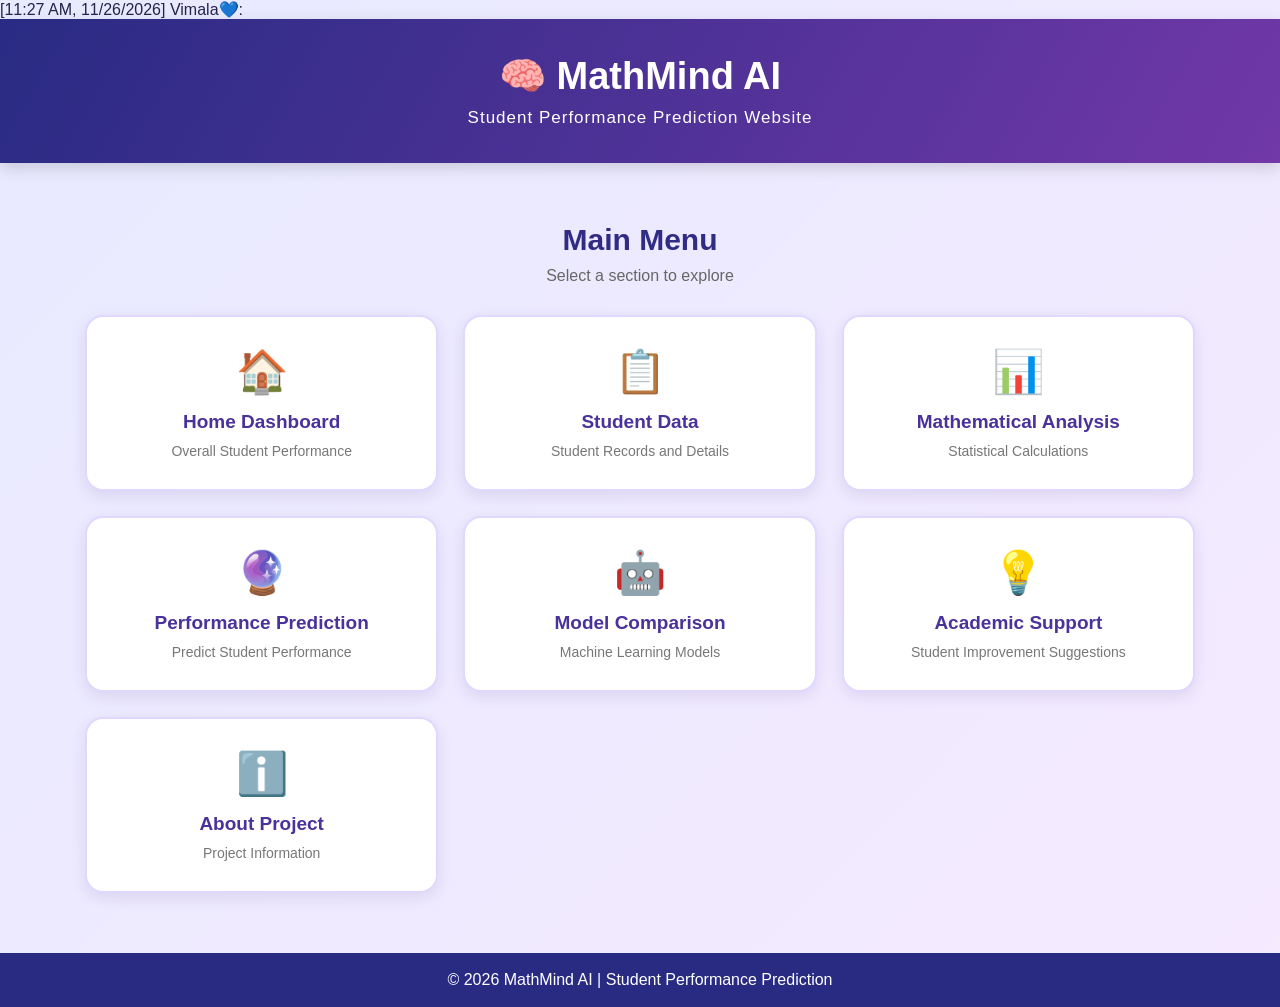
<file: index.html>
[11:27 AM, 11/26/2026] Vimala💙: <!DOCTYPE html>
<html lang="en">
<head>
    <meta charset="UTF-8">
    <meta name="viewport" content="width=device-width, initial-scale=1.0">
    <title>MathMind AI</title>
    <link rel="stylesheet" href="style.css">
</head>
<body>

    <header class="main-header">
        <h1>🧠 MathMind AI</h1>
        <p>Student Performance Prediction Website</p>
    </header>

    <main class="menu-container">

        <h2>Main Menu</h2>
        <p>Select a section to explore</p>

        <div class="menu-grid">

            <a href="dashboard.html" class="menu-card">
                <span>🏠</span>
                <h3>Home Dashboard</h3>
                <p>Overall Student Performance</p>
            </a>

            <a href="student.html" class="menu-card">
                <span>📋</span>
                <h3>Student Data</h3>
                <p>Student Records and Details</p>
            </a>

            <a href="analysis.html" class="menu-card">
                <span>📊</span>
                <h3>Mathematical Analysis</h3>
                <p>Statistical Calculations</p>
            </a>

            <a href="prediction.html" class="menu-card">
                <span>🔮</span>
                <h3>Performance Prediction</h3>
                <p>Predict Student Performance</p>
            </a>

            <a href="comparison.html" class="menu-card">
                <span>🤖</span>
                <h3>Model Comparison</h3>
                <p>Machine Learning Models</p>
            </a>

            <a href="support.html" class="menu-card">
                <span>💡</span>
                <h3>Academic Support</h3>
                <p>Student Improvement Suggestions</p>
            </a>

            <a href="about.html" class="menu-card">
                <span>ℹ️</span>
                <h3>About Project</h3>
                <p>Project Information</p>
            </a>

        </div>
    </main>

    <footer>
        <p>© 2026 MathMind AI | Student Performance Prediction</p>
    </footer>

</body>
</html>
</file>
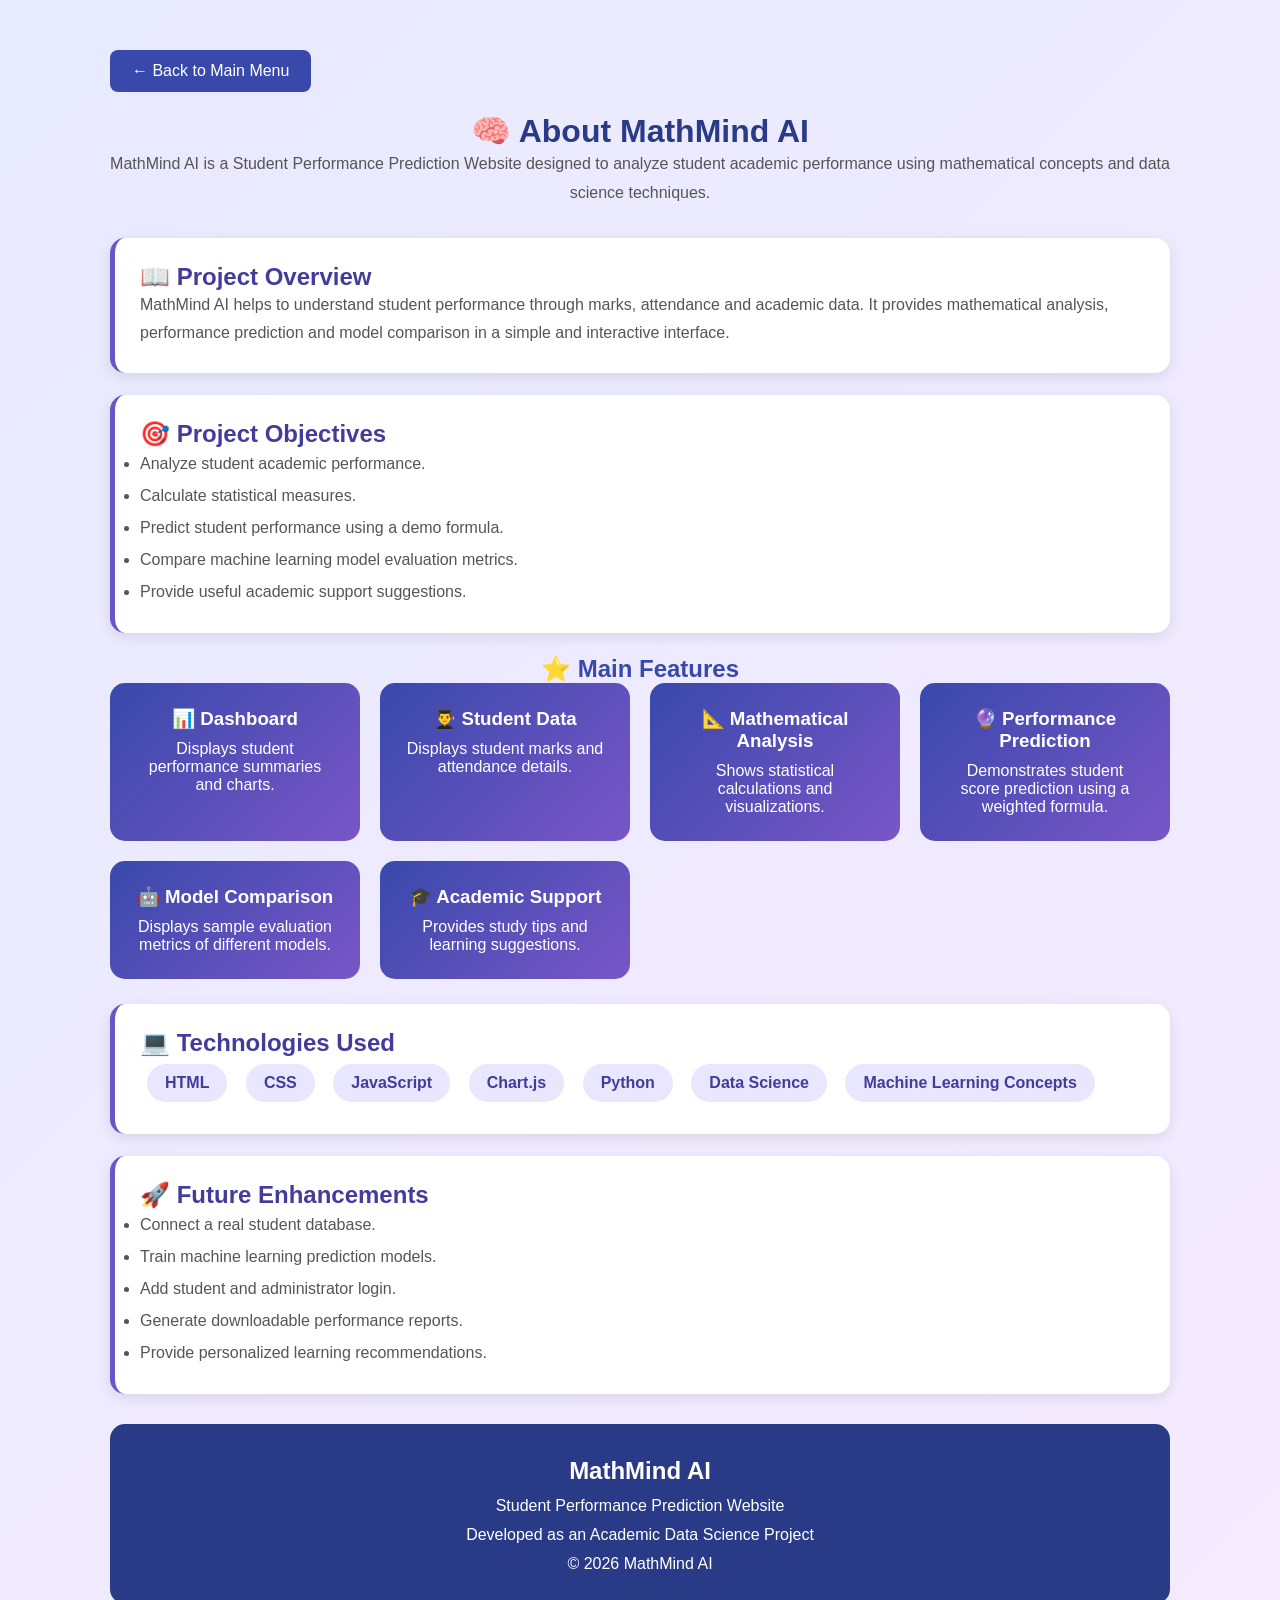
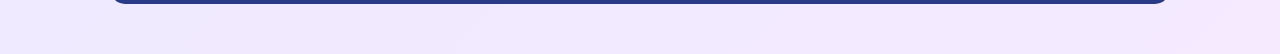
<file: about.html>
<!DOCTYPE html><html lang="en">
<head>
    <meta charset="UTF-8">
    <meta name="viewport" content="width=device-width, initial-scale=1.0">
    <title>About Project - MathMind AI</title>
    <link rel="stylesheet" href="style.css"><style>
    .about-container {
        max-width: 1100px;
        margin: 30px auto;
        padding: 20px;
    }

    .page-title {
        text-align: center;
        color: #293b86;
        font-size: 32px;
    }

    .intro {
        text-align: center;
        color: #555;
        line-height: 1.8;
        margin-bottom: 30px;
    }

    .about-box {
        background: white;
        padding: 25px;
        border-radius: 15px;
        margin-bottom: 22px;
        box-shadow: 0 4px 14px #00000018;
        border-left: 5px solid #6557c8;
    }

    .about-box h2 {
        color: #443c9b;
        margin-top: 0;
    }

    .about-box p {
        color: #555;
        line-height: 1.8;
    }

    .about-box ul {
        color: #555;
        line-height: 2;
    }

    .feature-grid {
        display: grid;
        grid-template-columns: repeat(auto-fit, minmax(220px, 1fr));
        gap: 20px;
        margin-bottom: 25px;
    }

    .feature-card {
        background: linear-gradient(135deg, #3949ab, #7956c8);
        color: white;
        text-align: center;
        padding: 25px;
        border-radius: 15px;
    }

    .feature-card h3 {
        margin-bottom: 10px;
    }

    .technology {
        display: inline-block;
        background: #e9e6ff;
        color: #443c9b;
        padding: 10px 18px;
        border-radius: 20px;
        margin: 7px;
        font-weight: bold;
    }

    .project-footer {
        background: #293b86;
        color: white;
        text-align: center;
        padding: 25px;
        border-radius: 15px;
        margin-top: 30px;
        line-height: 1.8;
    }

    .back-btn {
        display: inline-block;
        background: #3949ab;
        color: white;
        padding: 12px 22px;
        text-decoration: none;
        border-radius: 8px;
        margin-bottom: 20px;
    }

    @media(max-width: 600px) {
        .page-title {
            font-size: 26px;
        }
    }
</style>

</head><body><div class="about-container"><a href="index.html" class="back-btn">← Back to Main Menu</a>

<h1 class="page-title">🧠 About MathMind AI</h1>

<p class="intro">
    MathMind AI is a Student Performance Prediction Website
    designed to analyze student academic performance using
    mathematical concepts and data science techniques.
</p>

<div class="about-box">
    <h2>📖 Project Overview</h2>
    <p>
        MathMind AI helps to understand student performance
        through marks, attendance and academic data.
        It provides mathematical analysis, performance prediction
        and model comparison in a simple and interactive interface.
    </p>
</div>

<div class="about-box">
    <h2>🎯 Project Objectives</h2>
    <ul>
        <li>Analyze student academic performance.</li>
        <li>Calculate statistical measures.</li>
        <li>Predict student performance using a demo formula.</li>
        <li>Compare machine learning model evaluation metrics.</li>
        <li>Provide useful academic support suggestions.</li>
    </ul>
</div>

<h2 style="text-align:center;color:#3949ab;">
    ⭐ Main Features
</h2>

<div class="feature-grid">

    <div class="feature-card">
        <h3>📊 Dashboard</h3>
        <p>Displays student performance summaries and charts.</p>
    </div>

    <div class="feature-card">
        <h3>👨‍🎓 Student Data</h3>
        <p>Displays student marks and attendance details.</p>
    </div>

    <div class="feature-card">
        <h3>📐 Mathematical Analysis</h3>
        <p>Shows statistical calculations and visualizations.</p>
    </div>

    <div class="feature-card">
        <h3>🔮 Performance Prediction</h3>
        <p>Demonstrates student score prediction using a weighted formula.</p>
    </div>

    <div class="feature-card">
        <h3>🤖 Model Comparison</h3>
        <p>Displays sample evaluation metrics of different models.</p>
    </div>

    <div class="feature-card">
        <h3>🎓 Academic Support</h3>
        <p>Provides study tips and learning suggestions.</p>
    </div>

</div>

<div class="about-box">
    <h2>💻 Technologies Used</h2>

    <span class="technology">HTML</span>
    <span class="technology">CSS</span>
    <span class="technology">JavaScript</span>
    <span class="technology">Chart.js</span>
    <span class="technology">Python</span>
    <span class="technology">Data Science</span>
    <span class="technology">Machine Learning Concepts</span>
</div>

<div class="about-box">
    <h2>🚀 Future Enhancements</h2>
    <ul>
        <li>Connect a real student database.</li>
        <li>Train machine learning prediction models.</li>
        <li>Add student and administrator login.</li>
        <li>Generate downloadable performance reports.</li>
        <li>Provide personalized learning recommendations.</li>
    </ul>
</div>

<div class="project-footer">
    <h2>MathMind AI</h2>
    <p>Student Performance Prediction Website</p>
    <p>Developed as an Academic Data Science Project</p>
    <p>© 2026 MathMind AI</p>
</div>

</div></body>
</html>
</file>
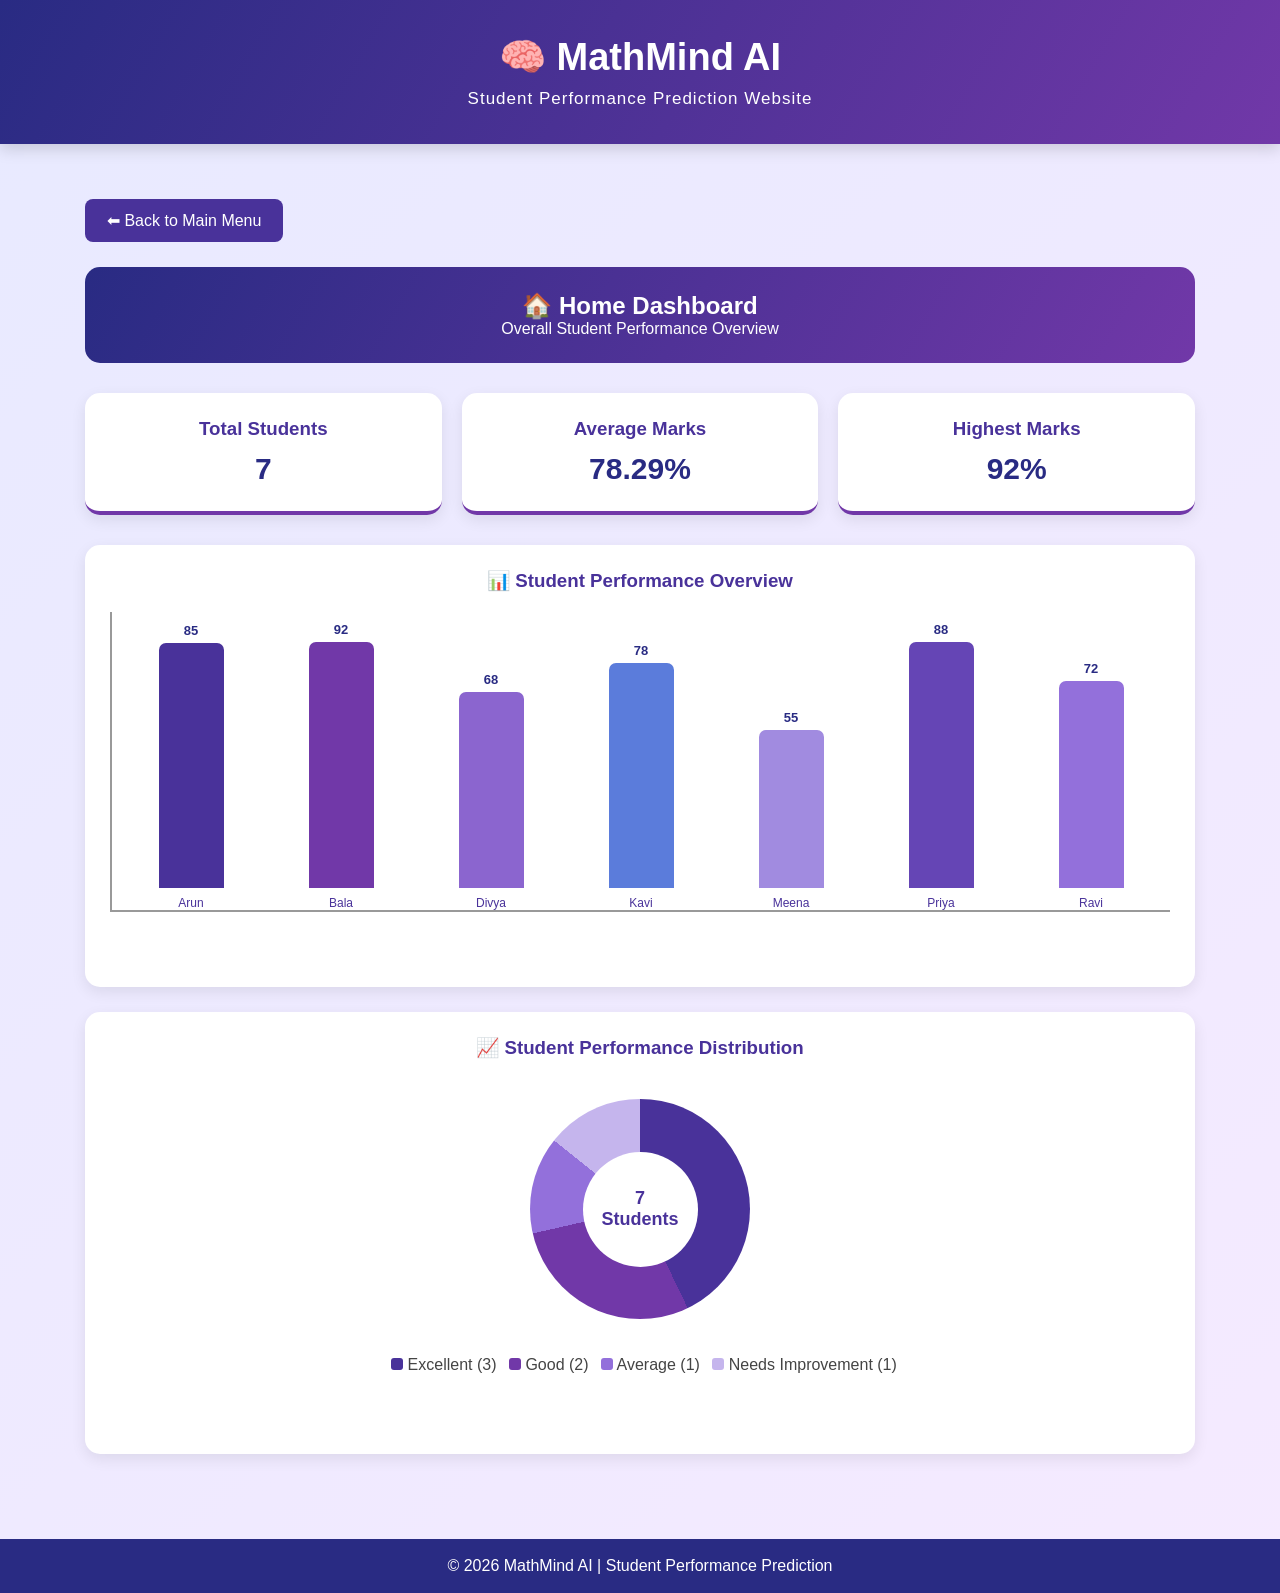
<file: dashboard.html>
<!DOCTYPE html><html lang="en">
<head>
    <meta charset="UTF-8">
    <meta name="viewport" content="width=device-width, initial-scale=1.0">
    <title>MathMind AI - Home Dashboard</title>
    <link rel="stylesheet" href="style.css"><style>
    .dashboard {
        max-width: 1150px;
        margin: 35px auto;
        padding: 20px;
    }

    .page-heading {
        background: linear-gradient(120deg, #292b83, #7138a8);
        color: white;
        padding: 25px;
        border-radius: 15px;
        text-align: center;
        margin-bottom: 30px;
    }

    .back-button {
        display: inline-block;
        background: #49329a;
        color: white;
        padding: 12px 22px;
        border-radius: 8px;
        text-decoration: none;
        margin-bottom: 25px;
    }

    .back-button:hover {
        background: #7138a8;
    }

    .stats {
        display: grid;
        grid-template-columns: repeat(3, 1fr);
        gap: 20px;
        margin-bottom: 30px;
    }

    .stat-card {
        background: white;
        padding: 25px;
        text-align: center;
        border-radius: 15px;
        box-shadow: 0 5px 15px #00000015;
        border-bottom: 4px solid #7138a8;
    }

    .stat-card h3 {
        color: #49329a;
        margin-bottom: 12px;
    }

    .stat-card p {
        font-size: 30px;
        font-weight: bold;
        color: #292b83;
    }

    .chart-container {
        background: white;
        padding: 25px;
        border-radius: 15px;
        box-shadow: 0 5px 15px #00000015;
        margin-bottom: 25px;
    }

    .chart-container h3 {
        color: #49329a;
        text-align: center;
        margin-bottom: 20px;
    }

    .chart-area {
        position: relative;
        height: 350px;
    }

    /* Bar Chart */

    .bar-chart {
        height: 300px;
        display: flex;
        align-items: flex-end;
        justify-content: space-around;
        border-left: 2px solid #999;
        border-bottom: 2px solid #999;
        padding: 10px 10px 0;
        gap: 12px;
    }

    .bar-item {
        height: 100%;
        flex: 1;
        display: flex;
        flex-direction: column;
        justify-content: flex-end;
        align-items: center;
    }

    .bar-value {
        font-size: 13px;
        font-weight: bold;
        color: #292b83;
        margin-bottom: 5px;
    }

    .bar {
        width: 65%;
        max-width: 65px;
        min-height: 5px;
        border-radius: 7px 7px 0 0;
        background: linear-gradient(to top, #49329a, #9370db);
    }

    .bar-label {
        font-size: 12px;
        color: #49329a;
        margin-top: 8px;
        text-align: center;
    }

    /* Doughnut Chart */

    .doughnut-area {
        display: flex;
        justify-content: center;
        align-items: center;
        height: 260px;
    }

    .doughnut-chart {
        width: 220px;
        height: 220px;
        border-radius: 50%;
        background: conic-gradient(
            #49329a 0% 42.86%,
            #7138a8 42.86% 71.43%,
            #9370db 71.43% 85.71%,
            #c5b5ed 85.71% 100%
        );
        display: flex;
        justify-content: center;
        align-items: center;
    }

    .doughnut-center {
        width: 115px;
        height: 115px;
        background: white;
        border-radius: 50%;
        display: flex;
        justify-content: center;
        align-items: center;
        text-align: center;
        color: #49329a;
        font-weight: bold;
        font-size: 18px;
    }

    .chart-legend {
        text-align: center;
        line-height: 2;
        margin-top: 10px;
        color: #444;
    }

    .legend-color {
        display: inline-block;
        width: 12px;
        height: 12px;
        border-radius: 3px;
        margin-left: 8px;
    }

    .color1 { background: #49329a; }
    .color2 { background: #7138a8; }
    .color3 { background: #9370db; }
    .color4 { background: #c5b5ed; }

    @media(max-width: 650px) {
        .stats {
            grid-template-columns: 1fr;
        }

        .bar-chart {
            gap: 5px;
        }

        .bar-label {
            font-size: 10px;
        }

        .bar-value {
            font-size: 11px;
        }
    }
</style>

</head><body><header class="main-header">
    <h1>🧠 MathMind AI</h1>
    <p>Student Performance Prediction Website</p>
</header><main class="dashboard"><a href="index.html" class="back-button">⬅ Back to Main Menu</a>

<div class="page-heading">
    <h2>🏠 Home Dashboard</h2>
    <p>Overall Student Performance Overview</p>
</div>

<section class="stats">

    <div class="stat-card">
        <h3>Total Students</h3>
        <p>7</p>
    </div>

    <div class="stat-card">
        <h3>Average Marks</h3>
        <p>78.29%</p>
    </div>

    <div class="stat-card">
        <h3>Highest Marks</h3>
        <p>92%</p>
    </div>

</section>

<section class="chart-container">
    <h3>📊 Student Performance Overview</h3>

    <div class="chart-area">
        <div class="bar-chart" id="marksChart"></div>
    </div>
</section>

<section class="chart-container">
    <h3>📈 Student Performance Distribution</h3>

    <div class="chart-area">

        <div class="doughnut-area">
            <div class="doughnut-chart">
                <div class="doughnut-center">
                    7<br>Students
                </div>
            </div>
        </div>

        <div class="chart-legend">
            <span class="legend-color color1"></span> Excellent (3)
            <span class="legend-color color2"></span> Good (2)
            <span class="legend-color color3"></span> Average (1)
            <span class="legend-color color4"></span> Needs Improvement (1)
        </div>

    </div>
</section>

</main><footer>
    <p>© 2026 MathMind AI | Student Performance Prediction</p>
</footer><script>

    const studentNames = [
        "Arun", "Bala", "Divya", "Kavi",
        "Meena", "Priya", "Ravi"
    ];

    const marks = [85, 92, 68, 78, 55, 88, 72];

    const colors = [
        "#49329a",
        "#7138a8",
        "#8b65cf",
        "#5b7cdb",
        "#a18be0",
        "#6545b5",
        "#9370db"
    ];

    const chart = document.getElementById("marksChart");

    studentNames.forEach((name, index) => {

        const item = document.createElement("div");

        item.className = "bar-item";

        item.innerHTML = `
            <div class="bar-value">${marks[index]}</div>

            <div class="bar"
                 style="height:${marks[index]}%;
                        background:${colors[index]}">
            </div>

            <div class="bar-label">${name}</div>
        `;

        chart.appendChild(item);

    });

</script></body>
</html>
</file>
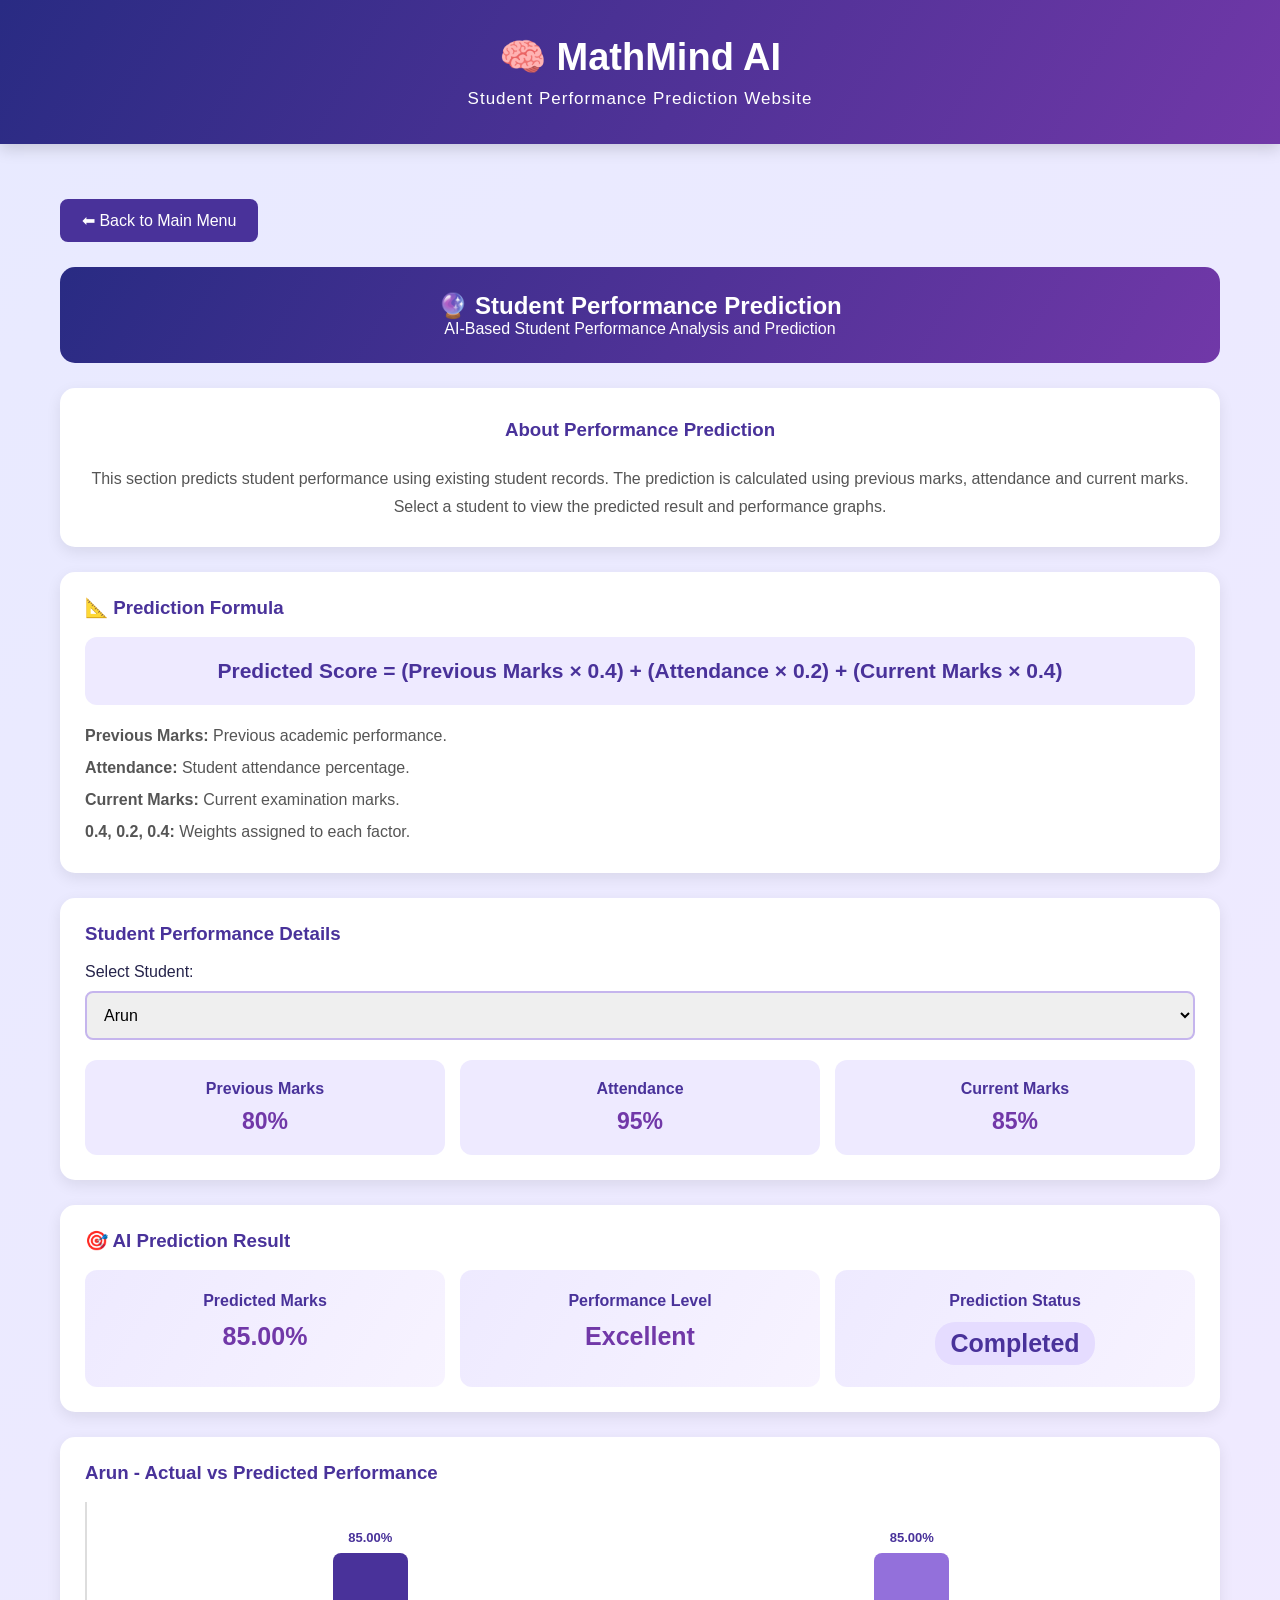
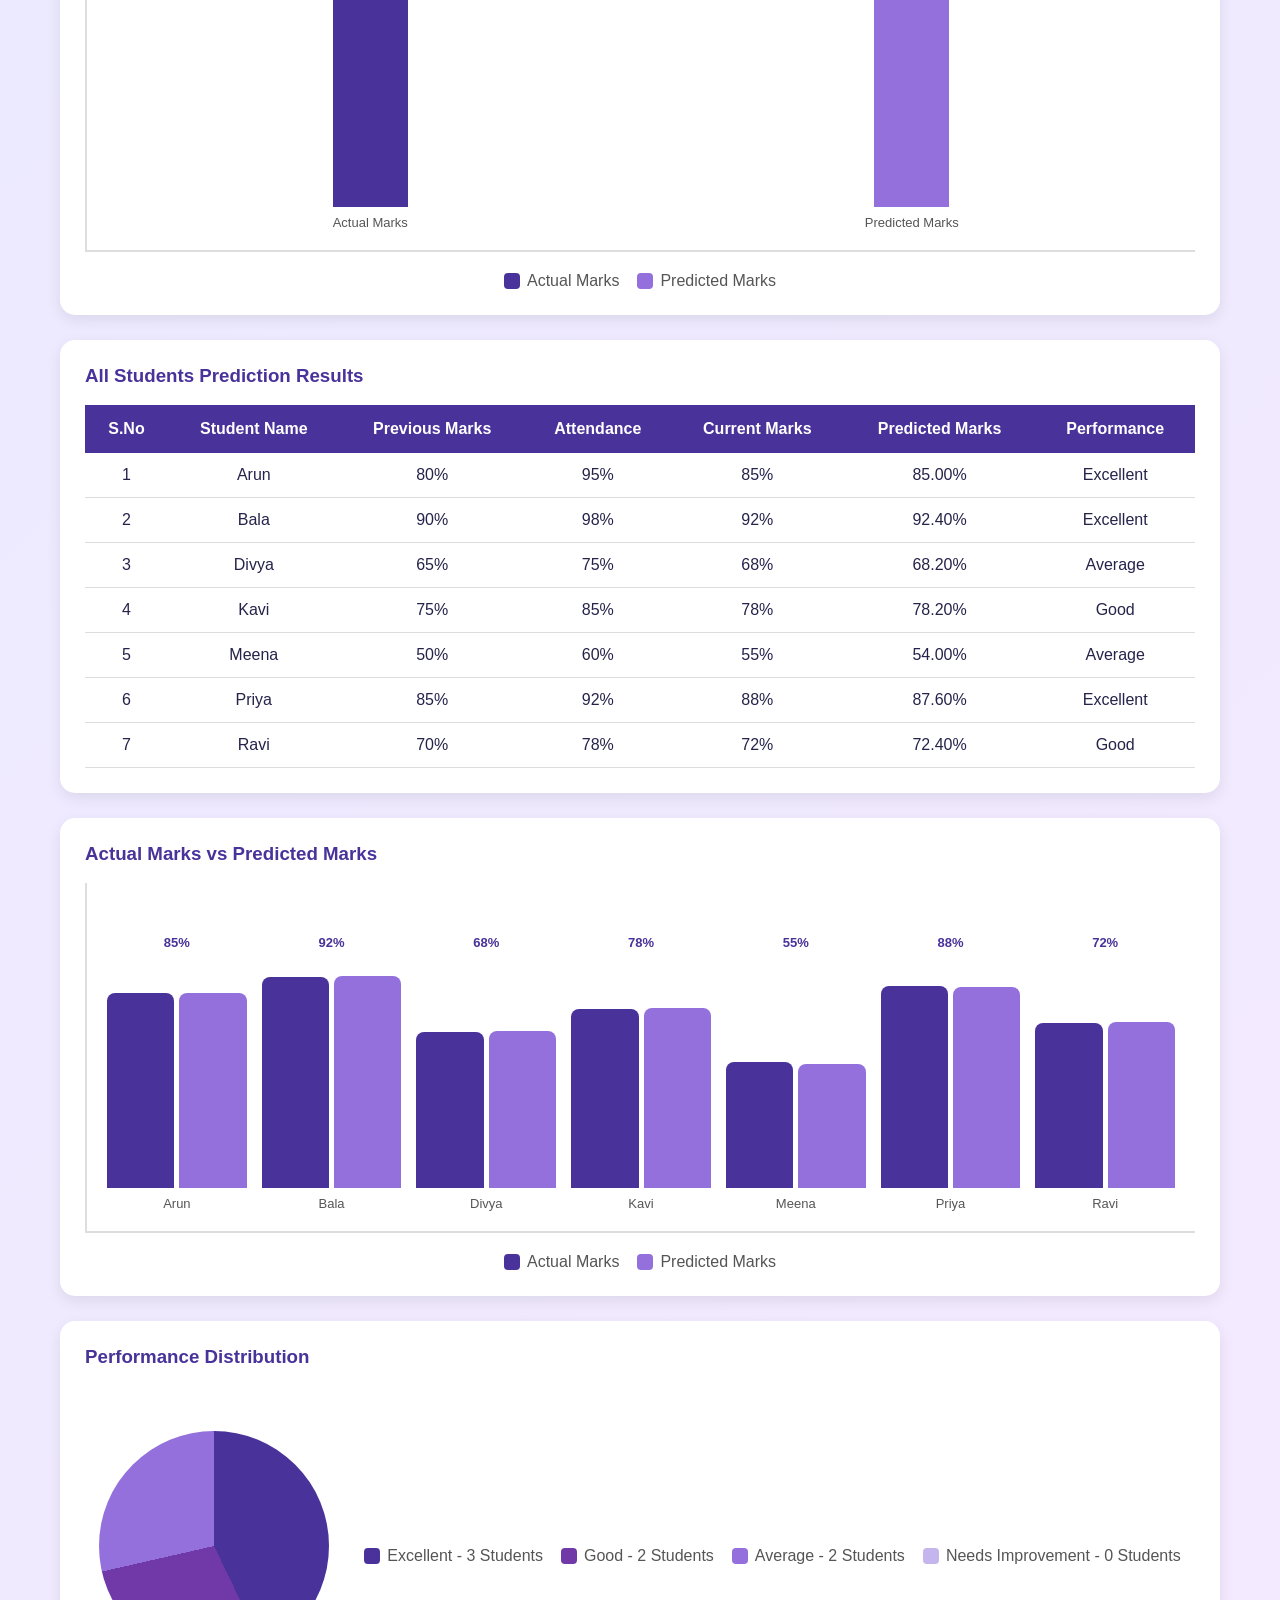
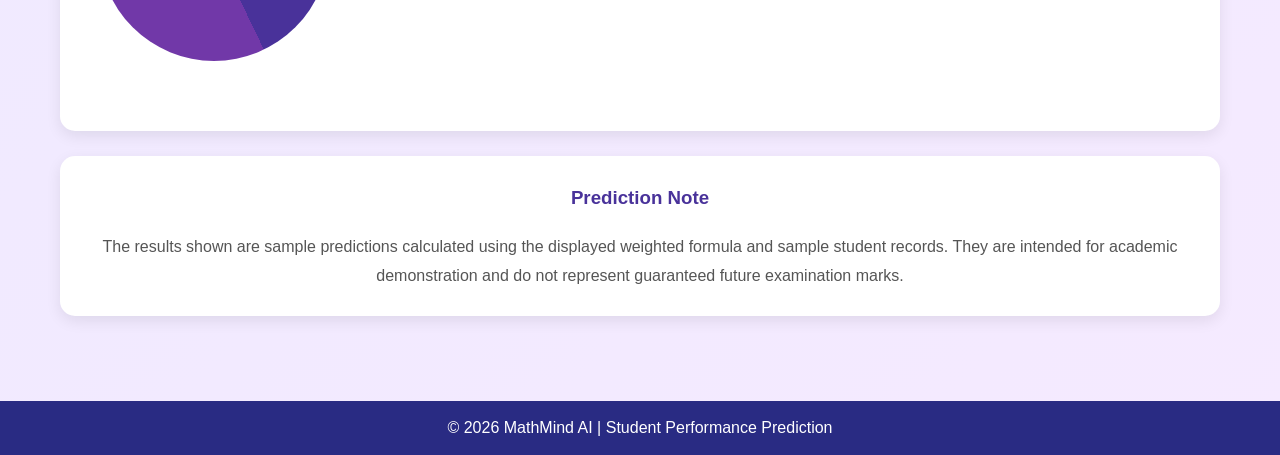
<file: prediction.html>
<!DOCTYPE html><html lang="en">
<head>
<meta charset="UTF-8">
<meta name="viewport" content="width=device-width, initial-scale=1.0">
<title>MathMind AI - Performance Prediction</title>
<link rel="stylesheet" href="style.css"><style>
.prediction-container {
    max-width: 1200px;
    margin: 35px auto;
    padding: 20px;
}

.back-button {
    display: inline-block;
    background: #49329a;
    color: white;
    padding: 12px 22px;
    border-radius: 8px;
    text-decoration: none;
    margin-bottom: 25px;
}

.page-heading {
    background: linear-gradient(120deg, #292b83, #7138a8);
    color: white;
    text-align: center;
    padding: 25px;
    border-radius: 15px;
    margin-bottom: 25px;
}

.info-box, .formula-box, .student-box, .result-box,
.table-box, .chart-box {
    background: white;
    padding: 25px;
    border-radius: 15px;
    margin-bottom: 25px;
    box-shadow: 0 5px 15px #00000015;
}

h3 {
    color: #49329a;
    margin-bottom: 18px;
}

.info-box {
    text-align: center;
    color: #555;
    line-height: 1.8;
}

.formula {
    background: #eeeaff;
    color: #49329a;
    padding: 22px;
    border-radius: 12px;
    text-align: center;
    font-size: 21px;
    font-weight: bold;
    margin: 15px 0;
}

.formula-details {
    line-height: 2;
    color: #555;
}

.student-select {
    width: 100%;
    padding: 13px;
    border: 2px solid #c5b5ed;
    border-radius: 8px;
    font-size: 16px;
    margin-top: 10px;
}

.student-details {
    display: grid;
    grid-template-columns: repeat(3, 1fr);
    gap: 15px;
    margin-top: 20px;
}

.detail-card {
    background: #eeeaff;
    padding: 20px;
    text-align: center;
    border-radius: 12px;
}

.detail-card h4 {
    color: #49329a;
    margin-bottom: 10px;
}

.detail-card p {
    font-size: 23px;
    font-weight: bold;
    color: #7138a8;
}

.result-grid {
    display: grid;
    grid-template-columns: repeat(3, 1fr);
    gap: 15px;
}

.result-card {
    background: linear-gradient(120deg, #eeeaff, #f7f3ff);
    padding: 22px;
    border-radius: 12px;
    text-align: center;
}

.result-card h4 {
    color: #49329a;
    margin-bottom: 12px;
}

.result-card p {
    color: #7138a8;
    font-size: 25px;
    font-weight: bold;
}

.status {
    display: inline-block;
    padding: 7px 15px;
    border-radius: 20px;
    background: #e5dcff;
    color: #49329a;
    font-weight: bold;
}

table {
    width: 100%;
    border-collapse: collapse;
    text-align: center;
    min-width: 650px;
}

.table-box {
    overflow-x: auto;
}

th {
    background: #49329a;
    color: white;
    padding: 15px;
}

td {
    padding: 13px;
    border-bottom: 1px solid #ddd;
}

tbody tr:hover {
    background: #eeeaff;
}

.chart-area {
    min-height: 350px;
    padding: 20px;
    display: flex;
    align-items: flex-end;
    justify-content: space-around;
    gap: 15px;
    border-left: 2px solid #ddd;
    border-bottom: 2px solid #ddd;
}

.bar-item {
    flex: 1;
    display: flex;
    flex-direction: column;
    align-items: center;
    justify-content: flex-end;
    height: 300px;
    gap: 8px;
}

.bar {
    width: 65%;
    max-width: 75px;
    min-height: 5px;
    border-radius: 8px 8px 0 0;
}

.bar-value {
    font-weight: bold;
    color: #49329a;
    font-size: 13px;
}

.bar-label {
    color: #555;
    font-size: 13px;
    text-align: center;
}

.legend {
    display: flex;
    flex-wrap: wrap;
    justify-content: center;
    gap: 18px;
    margin-top: 20px;
}

.legend-item {
    display: flex;
    align-items: center;
    gap: 7px;
    color: #555;
}

.legend-color {
    width: 16px;
    height: 16px;
    border-radius: 4px;
}

.pie-layout {
    min-height: 320px;
    display: flex;
    align-items: center;
    justify-content: center;
    gap: 35px;
    flex-wrap: wrap;
}

.pie-chart {
    width: 230px;
    height: 230px;
    border-radius: 50%;
}

@media(max-width: 650px) {
    .student-details, .result-grid {
        grid-template-columns: 1fr;
    }

    .chart-area {
        gap: 5px;
        padding: 10px;
    }

    .bar-label {
        font-size: 10px;
    }

    .pie-layout {
        flex-direction: column;
    }
}
</style></head><body><header class="main-header">
    <h1>🧠 MathMind AI</h1>
    <p>Student Performance Prediction Website</p>
</header><main class="prediction-container"><a href="index.html" class="back-button">⬅ Back to Main Menu</a>

<div class="page-heading">
    <h2>🔮 Student Performance Prediction</h2>
    <p>AI-Based Student Performance Analysis and Prediction</p>
</div><section class="info-box">
    <h3>About Performance Prediction</h3>
    <p>
        This section predicts student performance using existing
        student records. The prediction is calculated using previous
        marks, attendance and current marks. Select a student to
        view the predicted result and performance graphs.
    </p>
</section><section class="formula-box">
    <h3>📐 Prediction Formula</h3><div class="formula">
    Predicted Score = (Previous Marks × 0.4)
    + (Attendance × 0.2)
    + (Current Marks × 0.4)
</div>

<div class="formula-details">
    <p><b>Previous Marks:</b> Previous academic performance.</p>
    <p><b>Attendance:</b> Student attendance percentage.</p>
    <p><b>Current Marks:</b> Current examination marks.</p>
    <p><b>0.4, 0.2, 0.4:</b> Weights assigned to each factor.</p>
</div>

</section><section class="student-box">
    <h3>Student Performance Details</h3>
    <label for="studentSelect">Select Student:</label><select id="studentSelect" class="student-select"></select>

<div class="student-details">
    <div class="detail-card">
        <h4>Previous Marks</h4>
        <p id="previousMarks"></p>
    </div>

    <div class="detail-card">
        <h4>Attendance</h4>
        <p id="attendance"></p>
    </div>

    <div class="detail-card">
        <h4>Current Marks</h4>
        <p id="currentMarks"></p>
    </div>
</div>

</section><section class="result-box">
    <h3>🎯 AI Prediction Result</h3><div class="result-grid">
    <div class="result-card">
        <h4>Predicted Marks</h4>
        <p id="predictedMarks"></p>
    </div>

    <div class="result-card">
        <h4>Performance Level</h4>
        <p id="performanceLevel"></p>
    </div>

    <div class="result-card">
        <h4>Prediction Status</h4>
        <p><span class="status" id="predictionStatus">Completed</span></p>
    </div>
</div>

</section><section class="chart-box">
    <h3 id="individualTitle">Individual Prediction Graph</h3>
    <div class="chart-area" id="individualChart"></div><div class="legend">
    <div class="legend-item">
        <span class="legend-color" style="background:#49329a"></span>
        Actual Marks
    </div>
    <div class="legend-item">
        <span class="legend-color" style="background:#9370db"></span>
        Predicted Marks
    </div>
</div>

</section><section class="table-box">
    <h3>All Students Prediction Results</h3><table>
    <thead>
        <tr>
            <th>S.No</th>
            <th>Student Name</th>
            <th>Previous Marks</th>
            <th>Attendance</th>
            <th>Current Marks</th>
            <th>Predicted Marks</th>
            <th>Performance</th>
        </tr>
    </thead>
    <tbody id="predictionTable"></tbody>
</table>

</section><section class="chart-box">
    <h3>Actual Marks vs Predicted Marks</h3>
    <div class="chart-area" id="comparisonChart"></div><div class="legend">
    <div class="legend-item">
        <span class="legend-color" style="background:#49329a"></span>
        Actual Marks
    </div>
    <div class="legend-item">
        <span class="legend-color" style="background:#9370db"></span>
        Predicted Marks
    </div>
</div>

</section><section class="chart-box">
    <h3>Performance Distribution</h3><div class="pie-layout">
    <div class="pie-chart" id="performancePie"></div>
    <div class="legend" id="pieLegend"></div>
</div>

</section><section class="info-box">
    <h3>Prediction Note</h3>
    <p>
        The results shown are sample predictions calculated using
        the displayed weighted formula and sample student records.
        They are intended for academic demonstration and do not
        represent guaranteed future examination marks.
    </p>
</section></main><footer>
    <p>© 2026 MathMind AI | Student Performance Prediction</p>
</footer><script>

const students = [
    { sno: 1, name: "Arun", previous: 80, attendance: 95, current: 85 },
    { sno: 2, name: "Bala", previous: 90, attendance: 98, current: 92 },
    { sno: 3, name: "Divya", previous: 65, attendance: 75, current: 68 },
    { sno: 4, name: "Kavi", previous: 75, attendance: 85, current: 78 },
    { sno: 5, name: "Meena", previous: 50, attendance: 60, current: 55 },
    { sno: 6, name: "Priya", previous: 85, attendance: 92, current: 88 },
    { sno: 7, name: "Ravi", previous: 70, attendance: 78, current: 72 }
];

// Prediction calculation
function calculatePrediction(student) {

    return (
        student.previous * 0.4 +
        student.attendance * 0.2 +
        student.current * 0.4
    );
}

// Performance classification
function getPerformance(score) {

    if (score >= 85) return "Excellent";
    if (score >= 70) return "Good";
    if (score >= 50) return "Average";

    return "Needs Improvement";
}

// Calculate all predictions
students.forEach(student => {
    student.predicted = calculatePrediction(student);
    student.level = getPerformance(student.predicted);
});

// Student selection
const select = document.getElementById("studentSelect");

students.forEach(student => {

    const option = document.createElement("option");

    option.value = student.sno;
    option.textContent = student.name;

    select.appendChild(option);

});

// Show selected student's prediction
function showPrediction(student) {

    document.getElementById("previousMarks").textContent =
        student.previous + "%";

    document.getElementById("attendance").textContent =
        student.attendance + "%";

    document.getElementById("currentMarks").textContent =
        student.current + "%";

    document.getElementById("predictedMarks").textContent =
        student.predicted.toFixed(2) + "%";

    document.getElementById("performanceLevel").textContent =
        student.level;

    document.getElementById("individualTitle").textContent =
        student.name + " - Actual vs Predicted Performance";

    const chart = document.getElementById("individualChart");

    chart.innerHTML = "";

    const values = [
        { label: "Actual Marks", value: student.current, color: "#49329a" },
        { label: "Predicted Marks", value: student.predicted, color: "#9370db" }
    ];

    values.forEach(item => {

        const barItem = document.createElement("div");
        barItem.className = "bar-item";

        barItem.innerHTML = `
            <span class="bar-value">${item.value.toFixed(2)}%</span>
            <div class="bar" style="
                height:${item.value}%;
                background:${item.color};
            "></div>
            <span class="bar-label">${item.label}</span>
        `;

        chart.appendChild(barItem);

    });
}

select.addEventListener("change", () => {

    const selected = students.find(
        student => student.sno == select.value
    );

    showPrediction(selected);

});

// Prediction results table
const predictionTable = document.getElementById("predictionTable");

students.forEach(student => {

    const row = document.createElement("tr");

    row.innerHTML = `
        <td>${student.sno}</td>
        <td>${student.name}</td>
        <td>${student.previous}%</td>
        <td>${student.attendance}%</td>
        <td>${student.current}%</td>
        <td>${student.predicted.toFixed(2)}%</td>
        <td>${student.level}</td>
    `;

    predictionTable.appendChild(row);

});

// Actual vs Predicted comparison chart
const comparisonChart = document.getElementById("comparisonChart");

students.forEach(student => {

    const group = document.createElement("div");
    group.className = "bar-item";

    group.innerHTML = `
        <span class="bar-value">${student.current}%</span>
        <div style="display:flex; align-items:flex-end; justify-content:center; height:230px; width:100%; gap:5px;">
            <div class="bar" title="Actual Marks"
                 style="height:${student.current}%; background:#49329a;"></div>

            <div class="bar" title="Predicted Marks"
                 style="height:${student.predicted}%; background:#9370db;"></div>
        </div>
        <span class="bar-label">${student.name}</span>
    `;

    comparisonChart.appendChild(group);

});

// Performance distribution pie chart
const counts = {
    "Excellent": 0,
    "Good": 0,
    "Average": 0,
    "Needs Improvement": 0
};

students.forEach(student => {
    counts[student.level]++;
});

const total = students.length;

const excellent = counts["Excellent"] / total * 100;
const good = counts["Good"] / total * 100;
const average = counts["Average"] / total * 100;
const needs = counts["Needs Improvement"] / total * 100;

const pie = document.getElementById("performancePie");

pie.style.background = `
    conic-gradient(
        #49329a 0% ${excellent}%,
        #7138a8 ${excellent}% ${excellent + good}%,
        #9370db ${excellent + good}% ${excellent + good + average}%,
        #c5b5ed ${excellent + good + average}% 100%
    )
`;

const pieLegend = document.getElementById("pieLegend");

const categories = [
    { name: "Excellent", count: counts["Excellent"], color: "#49329a" },
    { name: "Good", count: counts["Good"], color: "#7138a8" },
    { name: "Average", count: counts["Average"], color: "#9370db" },
    { name: "Needs Improvement", count: counts["Needs Improvement"], color: "#c5b5ed" }
];

categories.forEach(category => {

    const item = document.createElement("div");
    item.className = "legend-item";

    item.innerHTML = `
        <span class="legend-color" style="background:${category.color}"></span>
        ${category.name} - ${category.count} Students
    `;

    pieLegend.appendChild(item);

});

// Initial prediction
showPrediction(students[0]);

</script></body>
</html>
</file>
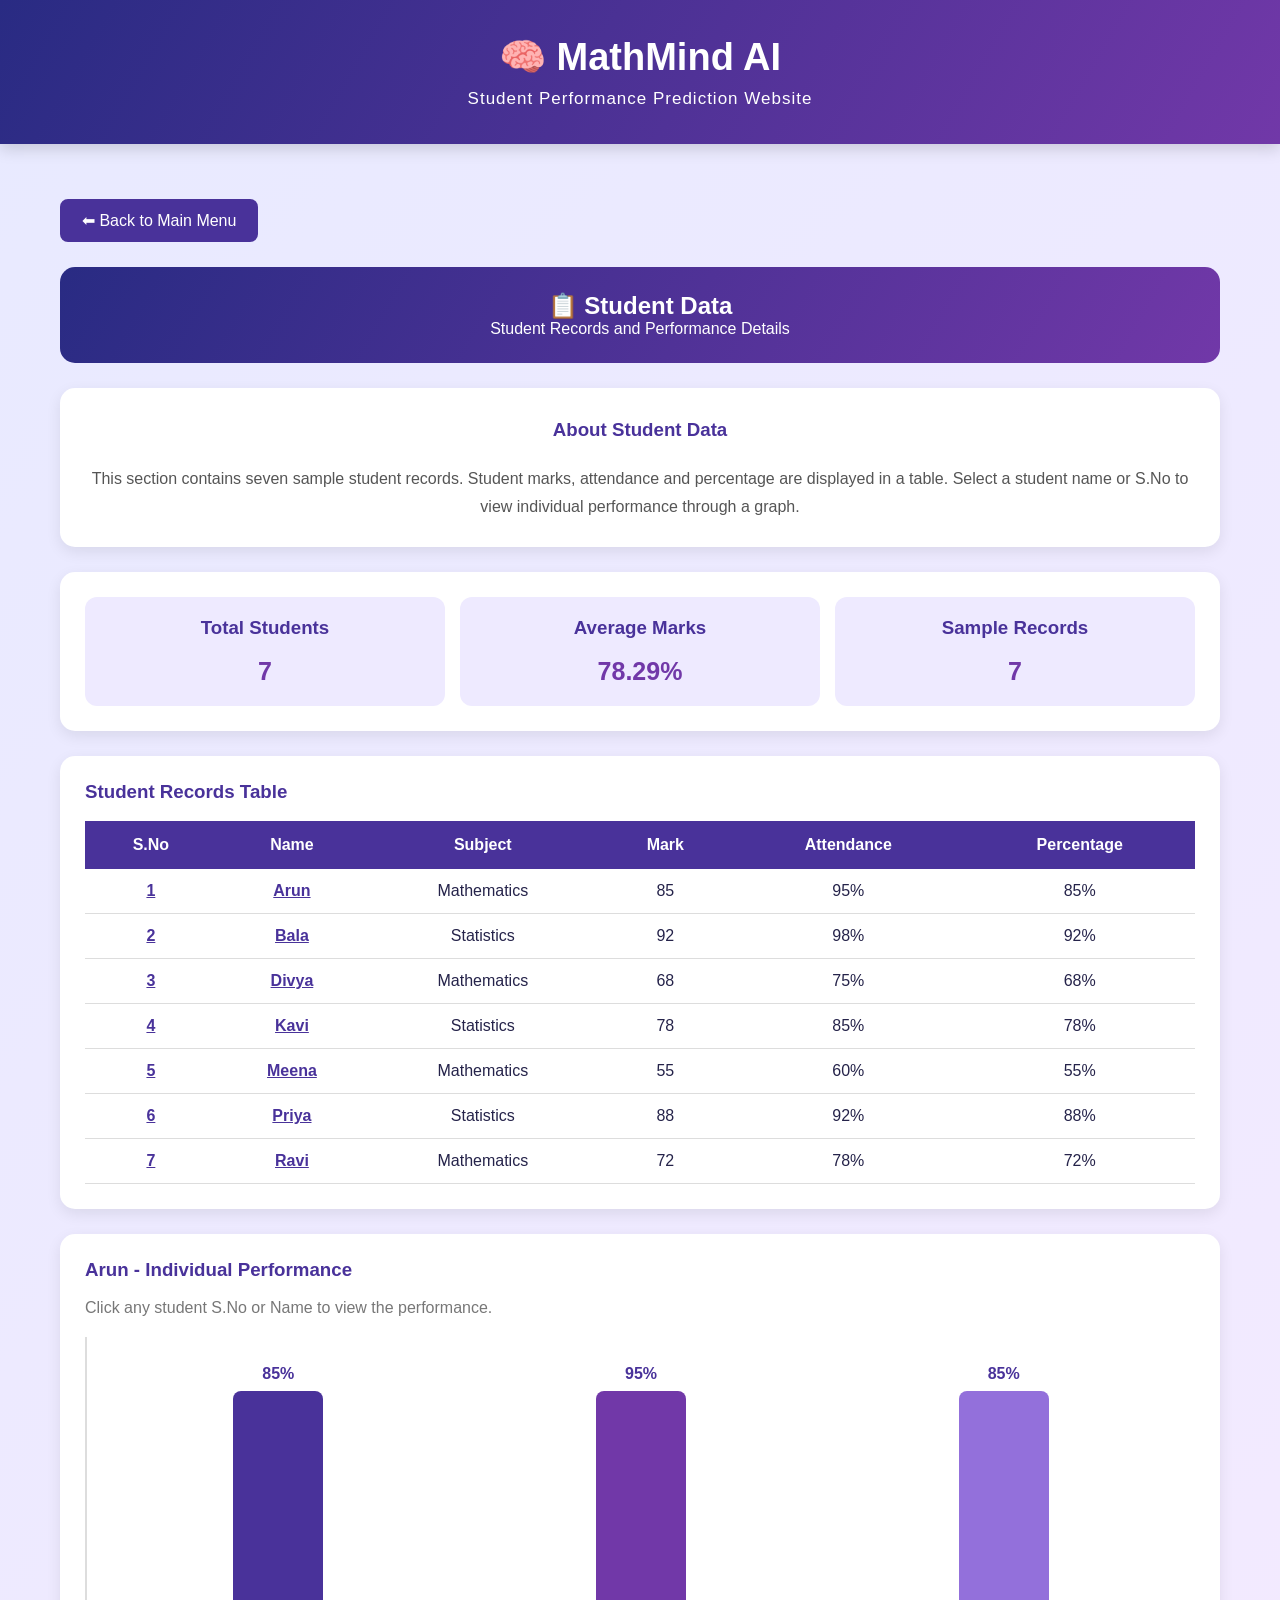
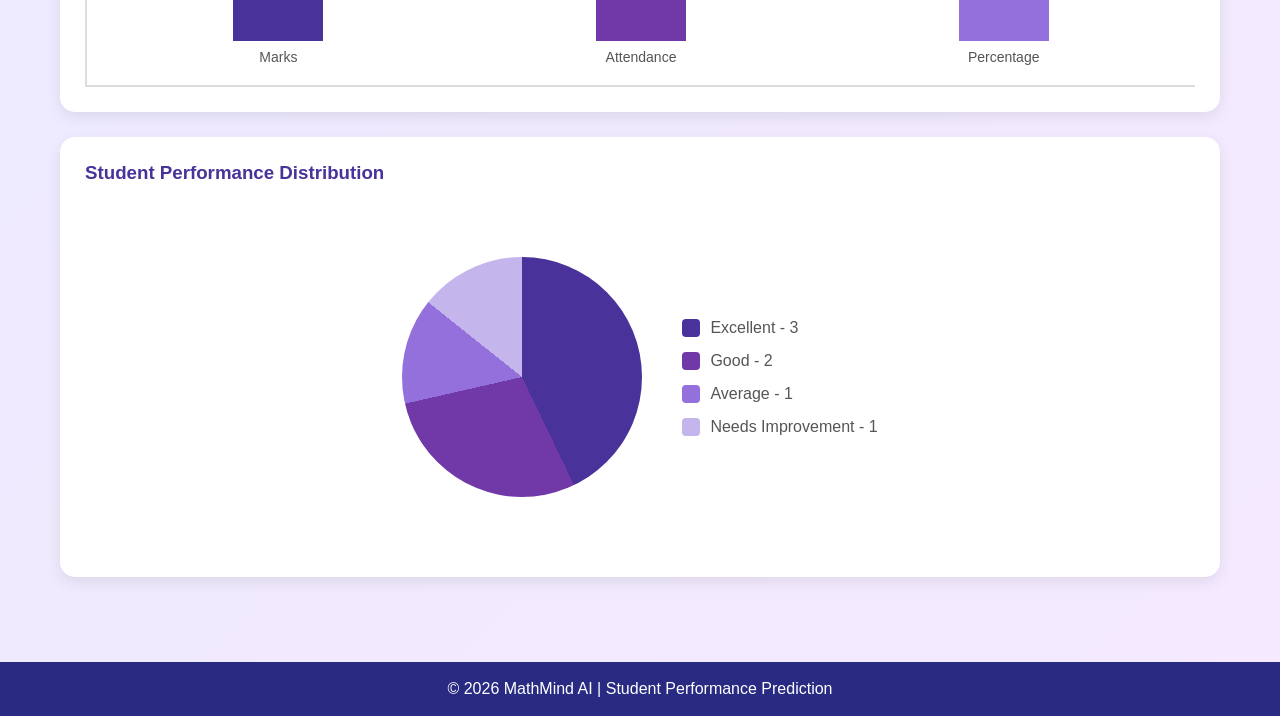
<file: student.html>
<!DOCTYPE html><html lang="en">
<head>
    <meta charset="UTF-8">
    <meta name="viewport" content="width=device-width, initial-scale=1.0">
    <title>MathMind AI - Student Data</title>
    <link rel="stylesheet" href="style.css"><style>
    .student-container {
        max-width: 1200px;
        margin: 35px auto;
        padding: 20px;
    }

    .back-button {
        display: inline-block;
        background: #49329a;
        color: white;
        padding: 12px 22px;
        border-radius: 8px;
        text-decoration: none;
        margin-bottom: 25px;
    }

    .page-heading {
        background: linear-gradient(120deg, #292b83, #7138a8);
        color: white;
        text-align: center;
        padding: 25px;
        border-radius: 15px;
        margin-bottom: 25px;
    }

    .intro, .features, .table-box, .chart-box {
        background: white;
        padding: 25px;
        border-radius: 15px;
        margin-bottom: 25px;
        box-shadow: 0 5px 15px #00000015;
    }

    .intro {
        text-align: center;
        color: #555;
        line-height: 1.8;
    }

    .features {
        display: grid;
        grid-template-columns: repeat(3, 1fr);
        gap: 15px;
        text-align: center;
    }

    .feature-card {
        background: #eeeaff;
        padding: 20px;
        border-radius: 12px;
    }

    .feature-card h3 {
        color: #49329a;
    }

    .feature-card p {
        font-size: 25px;
        font-weight: bold;
        color: #7138a8;
        margin-top: 10px;
    }

    h3 {
        color: #49329a;
        margin-bottom: 18px;
    }

    .table-box {
        overflow-x: auto;
    }

    table {
        width: 100%;
        border-collapse: collapse;
        text-align: center;
        min-width: 650px;
    }

    th {
        background: #49329a;
        color: white;
        padding: 15px;
    }

    td {
        padding: 13px;
        border-bottom: 1px solid #ddd;
    }

    tbody tr:hover {
        background: #eeeaff;
    }

    .student-link {
        color: #49329a;
        font-weight: bold;
        cursor: pointer;
        text-decoration: underline;
    }

    .chart-area {
        min-height: 350px;
        padding: 20px;
        display: flex;
        align-items: flex-end;
        justify-content: space-around;
        gap: 20px;
        border-left: 2px solid #ddd;
        border-bottom: 2px solid #ddd;
        position: relative;
    }

    .bar-item {
        flex: 1;
        display: flex;
        flex-direction: column;
        align-items: center;
        justify-content: flex-end;
        height: 300px;
        gap: 8px;
    }

    .bar {
        width: 65%;
        max-width: 90px;
        min-height: 5px;
        border-radius: 8px 8px 0 0;
        transition: height 0.4s;
    }

    .bar-value {
        font-weight: bold;
        color: #49329a;
    }

    .bar-label {
        color: #555;
        font-size: 14px;
        text-align: center;
    }

    .pie-layout {
        min-height: 350px;
        display: flex;
        align-items: center;
        justify-content: center;
        gap: 40px;
        flex-wrap: wrap;
    }

    .pie-chart {
        width: 240px;
        height: 240px;
        border-radius: 50%;
        background: conic-gradient(
            #49329a 0% 42.86%,
            #7138a8 42.86% 71.43%,
            #9370db 71.43% 85.71%,
            #c5b5ed 85.71% 100%
        );
    }

    .legend {
        display: flex;
        flex-direction: column;
        gap: 15px;
    }

    .legend-item {
        display: flex;
        align-items: center;
        gap: 10px;
        color: #555;
    }

    .legend-color {
        width: 18px;
        height: 18px;
        border-radius: 4px;
    }

    .chart-box p {
        color: #777;
        margin-bottom: 20px;
    }

    @media(max-width: 650px) {
        .features {
            grid-template-columns: 1fr;
        }

        .pie-layout {
            flex-direction: column;
        }

        .chart-area {
            gap: 8px;
        }

        .bar-label {
            font-size: 11px;
        }
    }
</style>

</head><body><header class="main-header">
    <h1>🧠 MathMind AI</h1>
    <p>Student Performance Prediction Website</p>
</header><main class="student-container"><a href="index.html" class="back-button">⬅ Back to Main Menu</a>

<div class="page-heading">
    <h2>📋 Student Data</h2>
    <p>Student Records and Performance Details</p>
</div>

<section class="intro">
    <h3>About Student Data</h3>
    <p>
        This section contains seven sample student records.
        Student marks, attendance and percentage are displayed
        in a table. Select a student name or S.No to view
        individual performance through a graph.
    </p>
</section>

<section class="features">

    <div class="feature-card">
        <h3>Total Students</h3>
        <p>7</p>
    </div>

    <div class="feature-card">
        <h3>Average Marks</h3>
        <p>78.29%</p>
    </div>

    <div class="feature-card">
        <h3>Sample Records</h3>
        <p>7</p>
    </div>

</section>

<section class="table-box">
    <h3>Student Records Table</h3>

    <table>
        <thead>
            <tr>
                <th>S.No</th>
                <th>Name</th>
                <th>Subject</th>
                <th>Mark</th>
                <th>Attendance</th>
                <th>Percentage</th>
            </tr>
        </thead>

        <tbody id="studentTable"></tbody>
    </table>
</section>

<section class="chart-box">
    <h3 id="chartTitle">Individual Student Performance</h3>
    <p>Click any student S.No or Name to view the performance.</p>

    <div class="chart-area" id="individualChart"></div>
</section>

<section class="chart-box">
    <h3>Student Performance Distribution</h3>

    <div class="pie-layout">
        <div class="pie-chart"></div>

        <div class="legend">
            <div class="legend-item">
                <span class="legend-color" style="background:#49329a"></span>
                Excellent - 3
            </div>

            <div class="legend-item">
                <span class="legend-color" style="background:#7138a8"></span>
                Good - 2
            </div>

            <div class="legend-item">
                <span class="legend-color" style="background:#9370db"></span>
                Average - 1
            </div>

            <div class="legend-item">
                <span class="legend-color" style="background:#c5b5ed"></span>
                Needs Improvement - 1
            </div>
        </div>
    </div>
</section>

</main><footer>
    <p>© 2026 MathMind AI | Student Performance Prediction</p>
</footer><script>

const students = [
    { sno: 1, name: "Arun", subject: "Mathematics", mark: 85, attendance: 95 },
    { sno: 2, name: "Bala", subject: "Statistics", mark: 92, attendance: 98 },
    { sno: 3, name: "Divya", subject: "Mathematics", mark: 68, attendance: 75 },
    { sno: 4, name: "Kavi", subject: "Statistics", mark: 78, attendance: 85 },
    { sno: 5, name: "Meena", subject: "Mathematics", mark: 55, attendance: 60 },
    { sno: 6, name: "Priya", subject: "Statistics", mark: 88, attendance: 92 },
    { sno: 7, name: "Ravi", subject: "Mathematics", mark: 72, attendance: 78 }
];

const table = document.getElementById("studentTable");

students.forEach(student => {

    const row = document.createElement("tr");

    row.innerHTML = `
        <td><span class="student-link">${student.sno}</span></td>
        <td><span class="student-link">${student.name}</span></td>
        <td>${student.subject}</td>
        <td>${student.mark}</td>
        <td>${student.attendance}%</td>
        <td>${student.mark}%</td>
    `;

    row.querySelectorAll(".student-link").forEach(link => {
        link.addEventListener("click", () => showStudent(student));
    });

    table.appendChild(row);

});

function showStudent(student) {

    document.getElementById("chartTitle").innerText =
        student.name + " - Individual Performance";

    const chart = document.getElementById("individualChart");

    const values = [
        { label: "Marks", value: student.mark, color: "#49329a" },
        { label: "Attendance", value: student.attendance, color: "#7138a8" },
        { label: "Percentage", value: student.mark, color: "#9370db" }
    ];

    chart.innerHTML = "";

    values.forEach(item => {

        const barItem = document.createElement("div");
        barItem.className = "bar-item";

        barItem.innerHTML = `
            <span class="bar-value">${item.value}%</span>
            <div class="bar" style="
                height: ${item.value}%;
                background: ${item.color};
            "></div>
            <span class="bar-label">${item.label}</span>
        `;

        chart.appendChild(barItem);

    });

}

// Initial individual chart
showStudent(students[0]);

</script></body>
</html>
</file>
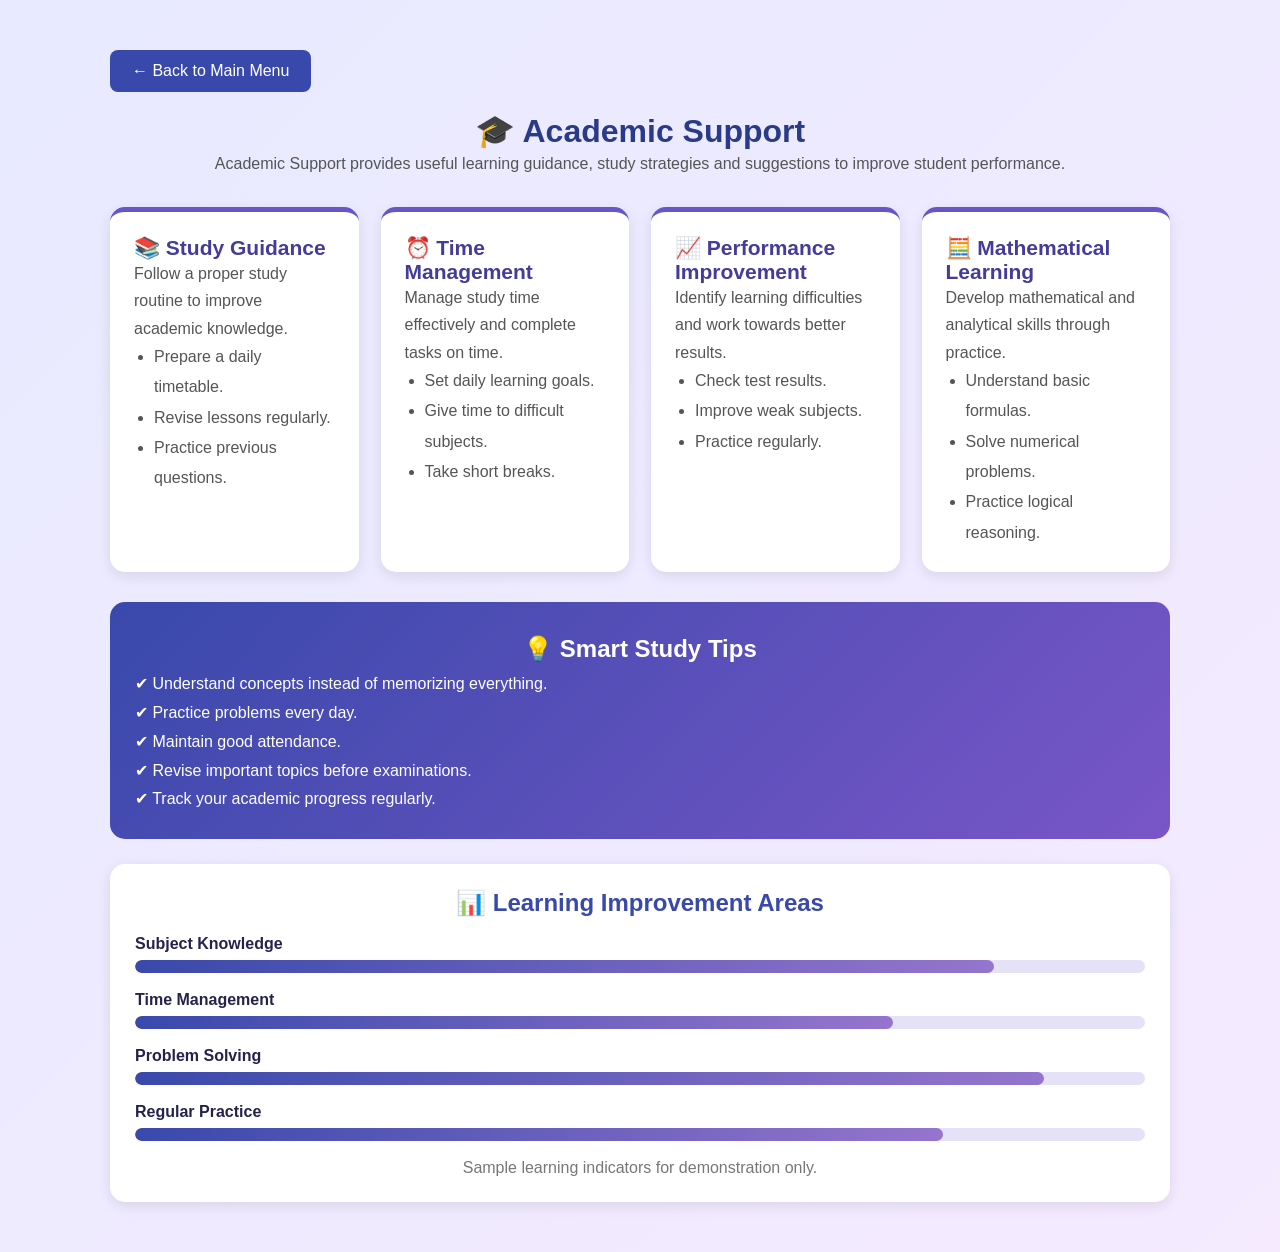
<file: support.html>
<!DOCTYPE html><html lang="en">
<head>
    <meta charset="UTF-8">
    <meta name="viewport" content="width=device-width, initial-scale=1.0">
    <title>Academic Support - MathMind AI</title>
    <link rel="stylesheet" href="style.css"><style>
    .support-container {
        max-width: 1100px;
        margin: 30px auto;
        padding: 20px;
    }

    .page-title {
        text-align: center;
        color: #293b86;
        font-size: 32px;
    }

    .intro {
        text-align: center;
        color: #555;
        margin-bottom: 30px;
        line-height: 1.7;
    }

    .support-grid {
        display: grid;
        grid-template-columns: repeat(auto-fit, minmax(230px, 1fr));
        gap: 22px;
    }

    .support-card {
        background: white;
        padding: 24px;
        border-radius: 15px;
        box-shadow: 0 4px 14px #00000018;
        border-top: 5px solid #6557c8;
        transition: 0.3s;
    }

    .support-card:hover {
        transform: translateY(-5px);
    }

    .support-card h2 {
        color: #443c9b;
        font-size: 21px;
    }

    .support-card p {
        color: #555;
        line-height: 1.7;
    }

    .support-card ul {
        color: #555;
        line-height: 1.9;
        padding-left: 20px;
    }

    .tip-box {
        background: linear-gradient(135deg, #3949ab, #7956c8);
        color: white;
        padding: 25px;
        border-radius: 15px;
        margin-top: 30px;
        line-height: 1.8;
    }

    .tip-box h2 {
        text-align: center;
    }

    .progress-box {
        background: white;
        padding: 25px;
        border-radius: 15px;
        margin-top: 25px;
        box-shadow: 0 4px 14px #00000018;
    }

    .progress-box h2 {
        color: #3949ab;
        text-align: center;
    }

    .progress-item {
        margin: 18px 0;
    }

    .progress-item p {
        margin-bottom: 7px;
        font-weight: bold;
    }

    .progress-bar {
        background: #e5e1f7;
        height: 13px;
        border-radius: 20px;
        overflow: hidden;
    }

    .progress-fill {
        background: linear-gradient(90deg, #3949ab, #9575cd);
        height: 100%;
        border-radius: 20px;
    }

    .back-btn {
        display: inline-block;
        background: #3949ab;
        color: white;
        padding: 12px 22px;
        text-decoration: none;
        border-radius: 8px;
        margin-bottom: 20px;
    }

    @media(max-width: 600px) {
        .page-title {
            font-size: 26px;
        }
    }
</style>

</head><body><div class="support-container"><a href="index.html" class="back-btn">← Back to Main Menu</a>

<h1 class="page-title">🎓 Academic Support</h1>

<p class="intro">
    Academic Support provides useful learning guidance,
    study strategies and suggestions to improve student performance.
</p>

<div class="support-grid">

    <div class="support-card">
        <h2>📚 Study Guidance</h2>
        <p>Follow a proper study routine to improve academic knowledge.</p>
        <ul>
            <li>Prepare a daily timetable.</li>
            <li>Revise lessons regularly.</li>
            <li>Practice previous questions.</li>
        </ul>
    </div>

    <div class="support-card">
        <h2>⏰ Time Management</h2>
        <p>Manage study time effectively and complete tasks on time.</p>
        <ul>
            <li>Set daily learning goals.</li>
            <li>Give time to difficult subjects.</li>
            <li>Take short breaks.</li>
        </ul>
    </div>

    <div class="support-card">
        <h2>📈 Performance Improvement</h2>
        <p>Identify learning difficulties and work towards better results.</p>
        <ul>
            <li>Check test results.</li>
            <li>Improve weak subjects.</li>
            <li>Practice regularly.</li>
        </ul>
    </div>

    <div class="support-card">
        <h2>🧮 Mathematical Learning</h2>
        <p>Develop mathematical and analytical skills through practice.</p>
        <ul>
            <li>Understand basic formulas.</li>
            <li>Solve numerical problems.</li>
            <li>Practice logical reasoning.</li>
        </ul>
    </div>

</div>

<div class="tip-box">
    <h2>💡 Smart Study Tips</h2>
    <p>✔ Understand concepts instead of memorizing everything.</p>
    <p>✔ Practice problems every day.</p>
    <p>✔ Maintain good attendance.</p>
    <p>✔ Revise important topics before examinations.</p>
    <p>✔ Track your academic progress regularly.</p>
</div>

<div class="progress-box">
    <h2>📊 Learning Improvement Areas</h2>

    <div class="progress-item">
        <p>Subject Knowledge</p>
        <div class="progress-bar">
            <div class="progress-fill" style="width:85%"></div>
        </div>
    </div>

    <div class="progress-item">
        <p>Time Management</p>
        <div class="progress-bar">
            <div class="progress-fill" style="width:75%"></div>
        </div>
    </div>

    <div class="progress-item">
        <p>Problem Solving</p>
        <div class="progress-bar">
            <div class="progress-fill" style="width:90%"></div>
        </div>
    </div>

    <div class="progress-item">
        <p>Regular Practice</p>
        <div class="progress-bar">
            <div class="progress-fill" style="width:80%"></div>
        </div>
    </div>

    <p style="color:#777;text-align:center;">
        Sample learning indicators for demonstration only.
    </p>
</div>

</div></body>
</html>
</file>
<file: style.css>
* {
    margin: 0;
    padding: 0;
    box-sizing: border-box;
    font-family: Arial, sans-serif;
}

body {
    min-height: 100vh;
    background: linear-gradient(135deg, #e8eaff, #f5eaff);
    color: #25234a;
}

.main-header {
    background: linear-gradient(120deg, #292b83, #7138a8);
    color: white;
    text-align: center;
    padding: 35px 20px;
    box-shadow: 0 5px 15px rgba(0,0,0,0.15);
}

.main-header h1 {
    font-size: 38px;
    margin-bottom: 10px;
}

.main-header p {
    font-size: 17px;
    letter-spacing: 1px;
}

.menu-container {
    max-width: 1150px;
    margin: 40px auto;
    padding: 20px;
    text-align: center;
}

.menu-container h2 {
    color: #302b83;
    font-size: 30px;
    margin-bottom: 10px;
}

.menu-container > p {
    color: #666;
    margin-bottom: 30px;
}

.menu-grid {
    display: grid;
    grid-template-columns: repeat(3, 1fr);
    gap: 25px;
}

.menu-card {
    background: white;
    padding: 30px 20px;
    border-radius: 18px;
    text-decoration: none;
    color: #29245e;
    border: 2px solid #e1d8ff;
    box-shadow: 0 5px 15px rgba(50,30,100,0.10);
    transition: 0.3s;
}

.menu-card:hover {
    transform: translateY(-8px);
    border-color: #7846c7;
    box-shadow: 0 10px 25px rgba(70,40,150,0.20);
}

.menu-card span {
    font-size: 42px;
}

.menu-card h3 {
    color: #49329a;
    font-size: 19px;
    margin: 15px 0 10px;
}

.menu-card p {
    color: #777;
    font-size: 14px;
}

footer {
    background: #292b83;
    color: white;
    text-align: center;
    padding: 18px;
    margin-top: 40px;
}

@media (max-width: 800px) {
    .menu-grid {
        grid-template-columns: repeat(2, 1fr);
    }
}

@media (max-width: 500px) {
    .menu-grid {
        grid-template-columns: 1fr;
    }

    .main-header h1 {
        font-size: 29px;
    }
}
</file>
